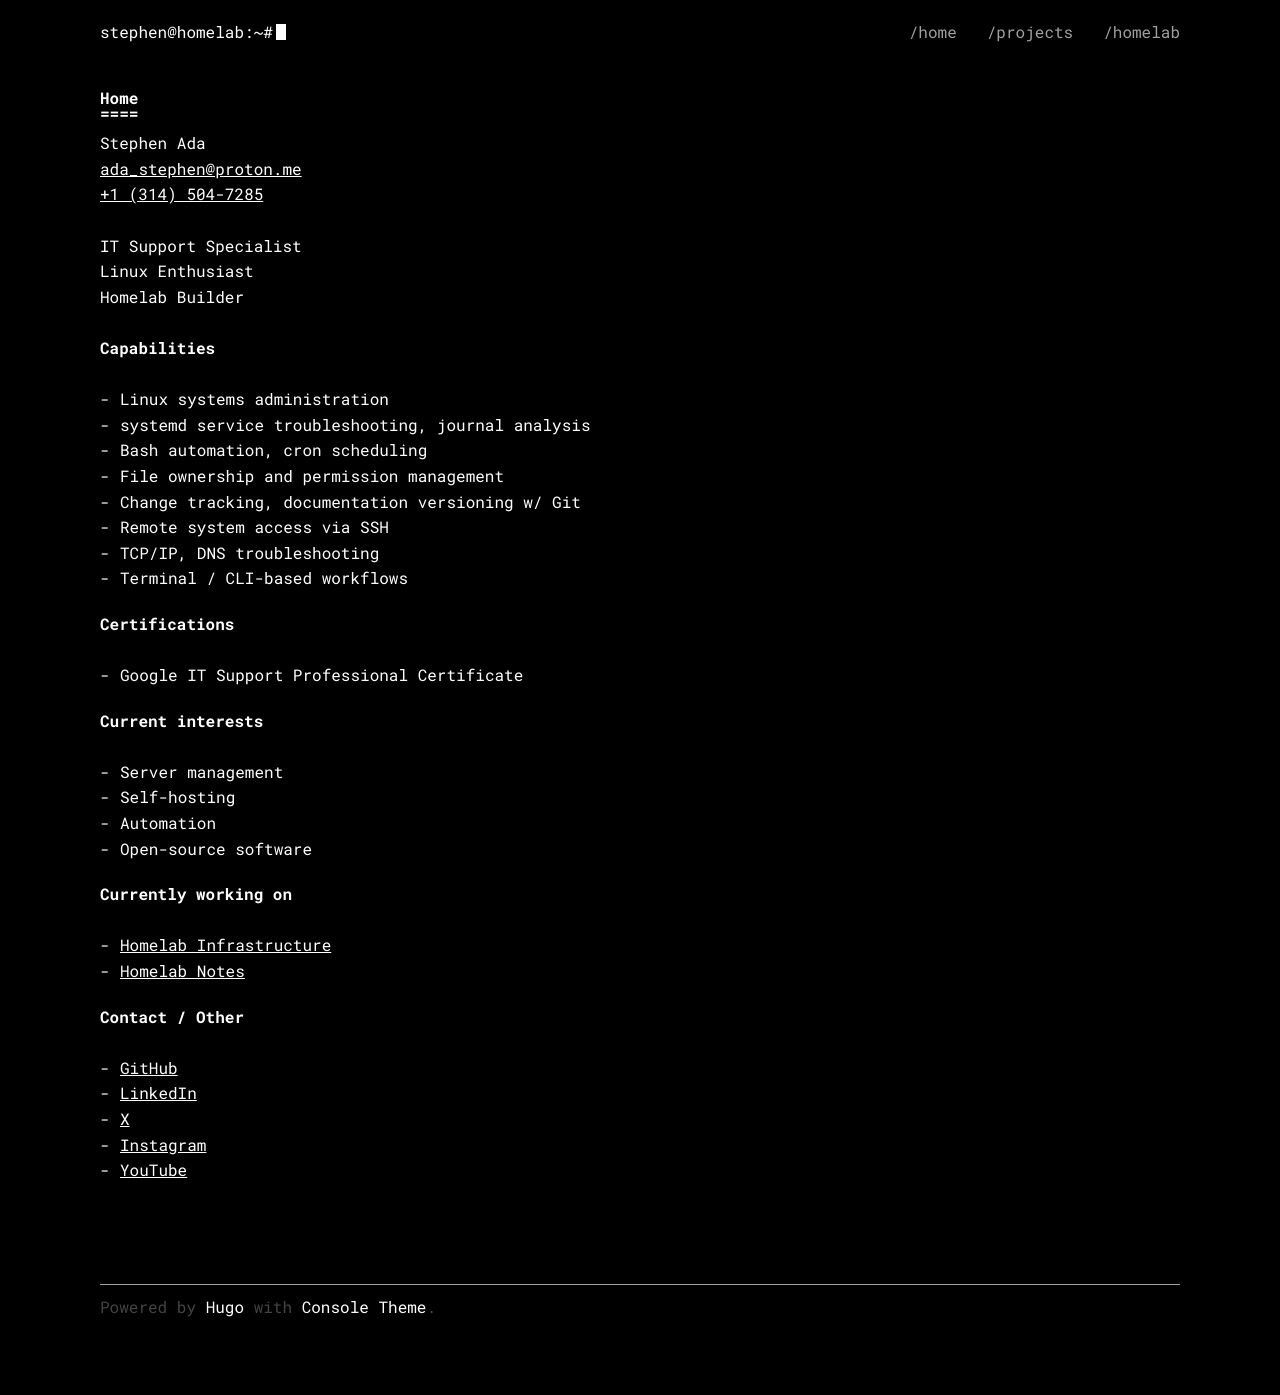
<file: index.html>
<!doctype html><html lang=en-us><head><meta name=generator content="Hugo 0.166.0"><meta charset=utf-8><meta http-equiv=X-UA-Compatible content="IE=edge"><title>stephen@homelab/</title><meta name=description content="Working with Linux systems 24/7"><meta name=viewport content="width=device-width,initial-scale=1"><meta name=robots content="all,follow"><meta name=googlebot content="index,follow,snippet,archive"><link rel=stylesheet href=https://stephenjamesada.github.io/hugo-theme-console/css/terminal-0.7.4.min.css><link rel=stylesheet href=https://stephenjamesada.github.io/hugo-theme-console/css/animate-4.1.1.min.css><link rel=stylesheet href=https://stephenjamesada.github.io/hugo-theme-console/css/console.css><link rel=stylesheet href=/css/custom.css><!--[if lt IE 9]><script src=https://oss.maxcdn.com/html5shiv/3.7.2/html5shiv.min.js></script><script src=https://oss.maxcdn.com/respond/1.4.2/respond.min.js></script><![endif]--><link href=https://stephenjamesada.github.io/index.xml rel=alternate type=application/rss+xml title=stephen@homelab><meta property="og:title" content="stephen@homelab"><meta property="og:description" content><meta property="og:type" content="website"><meta property="og:url" content="https://stephenjamesada.github.io/"><meta name=twitter:title content="stephen@homelab"><meta name=twitter:description content="Working with Linux systems 24/7"></head><body class=terminal><div class=container><div class=terminal-nav><header class=terminal-logo><div class="logo terminal-prompt"><a href=https://stephenjamesada.github.io/ class=no-style>stephen@homelab</a>:~#</div></header><nav class=terminal-menu><ul vocab="https://schema.org/" typeof="BreadcrumbList"><li property="itemListElement" typeof="ListItem"><a property="item" typeof="WebPage" href=https://stephenjamesada.github.io/><span property="name">/home</span></a>
<meta property="position" content="1"></li><li property="itemListElement" typeof="ListItem"><a property="item" typeof="WebPage" href=https://stephenjamesada.github.io/projects/><span property="name">/projects</span></a>
<meta property="position" content="2"></li><li property="itemListElement" typeof="ListItem"><a property="item" typeof="WebPage" href=https://stephenjamesada.github.io/homelab/><span property="name">/homelab</span></a>
<meta property="position" content="3"></li></ul></nav></div></div><div class="container animate-fade-up"><h1>Home</h1><p>Stephen Ada<br><u><a href=mailto:ada_stephen@proton.me referrerpolicy=no-referrer>ada_stephen@proton.me</a></u><br><u><a href=tel:+13145047285 referrerpolicy=no-referrer>+1 (314) 504-7285</a></u><br><br>IT Support Specialist<br>Linux Enthusiast<br>Homelab Builder<br></p><h2>Capabilities</h2><ul><li>Linux systems administration</li><li>systemd service troubleshooting, journal analysis</li><li>Bash automation, cron scheduling</li><li>File ownership and permission management</li><li>Change tracking, documentation versioning w/ Git</li><li>Remote system access via SSH</li><li>TCP/IP, DNS troubleshooting</li><li>Terminal / CLI-based workflows</li></ul><h2>Certifications</h2><ul><li><a href=https://coursera.org/share/cdc801e27427396a829c64ade9dbba05>Google IT Support Professional Certificate</a></li></ul><h2>Current interests</h2><ul><li>Server management</li><li>Self-hosting</li><li>Automation</li><li>Open-source software</li></ul><h2>Currently working on</h2><ul><li><u><a href=https://github.com/stephenjamesada/homelab-infrastructure>Homelab Infrastructure</a></u></li><li><u><a href=https://github.com/stephenjamesada/homelab-notes>Homelab Notes</a></u></li></ul><h2>Contact / Other</h2><ul><li><u><a href=https://github.com/stephenjamesada>GitHub</a></u></li><li><u><a href=https://www.linkedin.com/in/stephen-ada-345a06370/>LinkedIn</a></u></li><li><u><a href=https://x.com/stephenjamesada>X</a></u></li><li><u><a href=https://instagram.com/stephen_j_ada>Instagram</a></u></li><li><u><a href=https://www.youtube.com/@stephenjamesada>YouTube</a></u></li></ul><div class=footer>Powered by <a href=https://gohugo.io/>Hugo</a> with
<a href=https://github.com/mrmierzejewski/hugo-theme-console/>Console Theme</a>.</div></div></body></html>
</file>
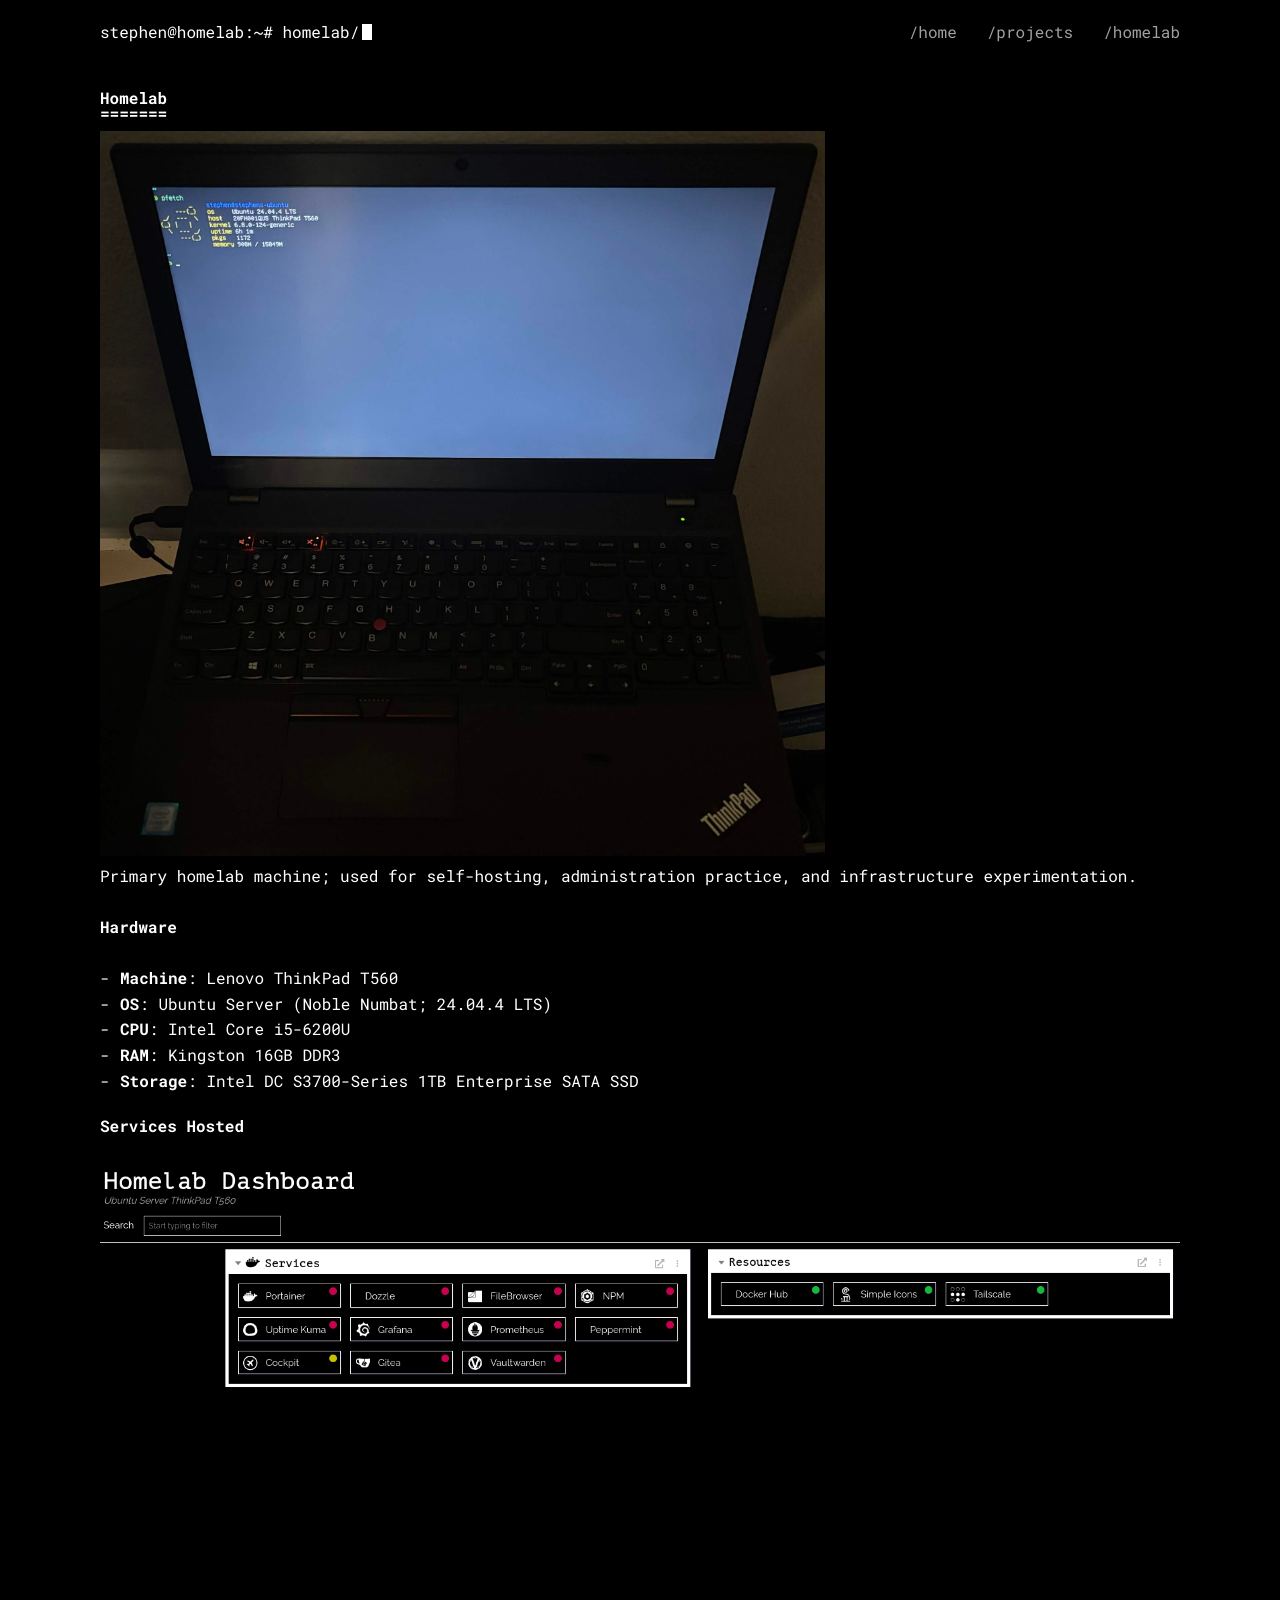
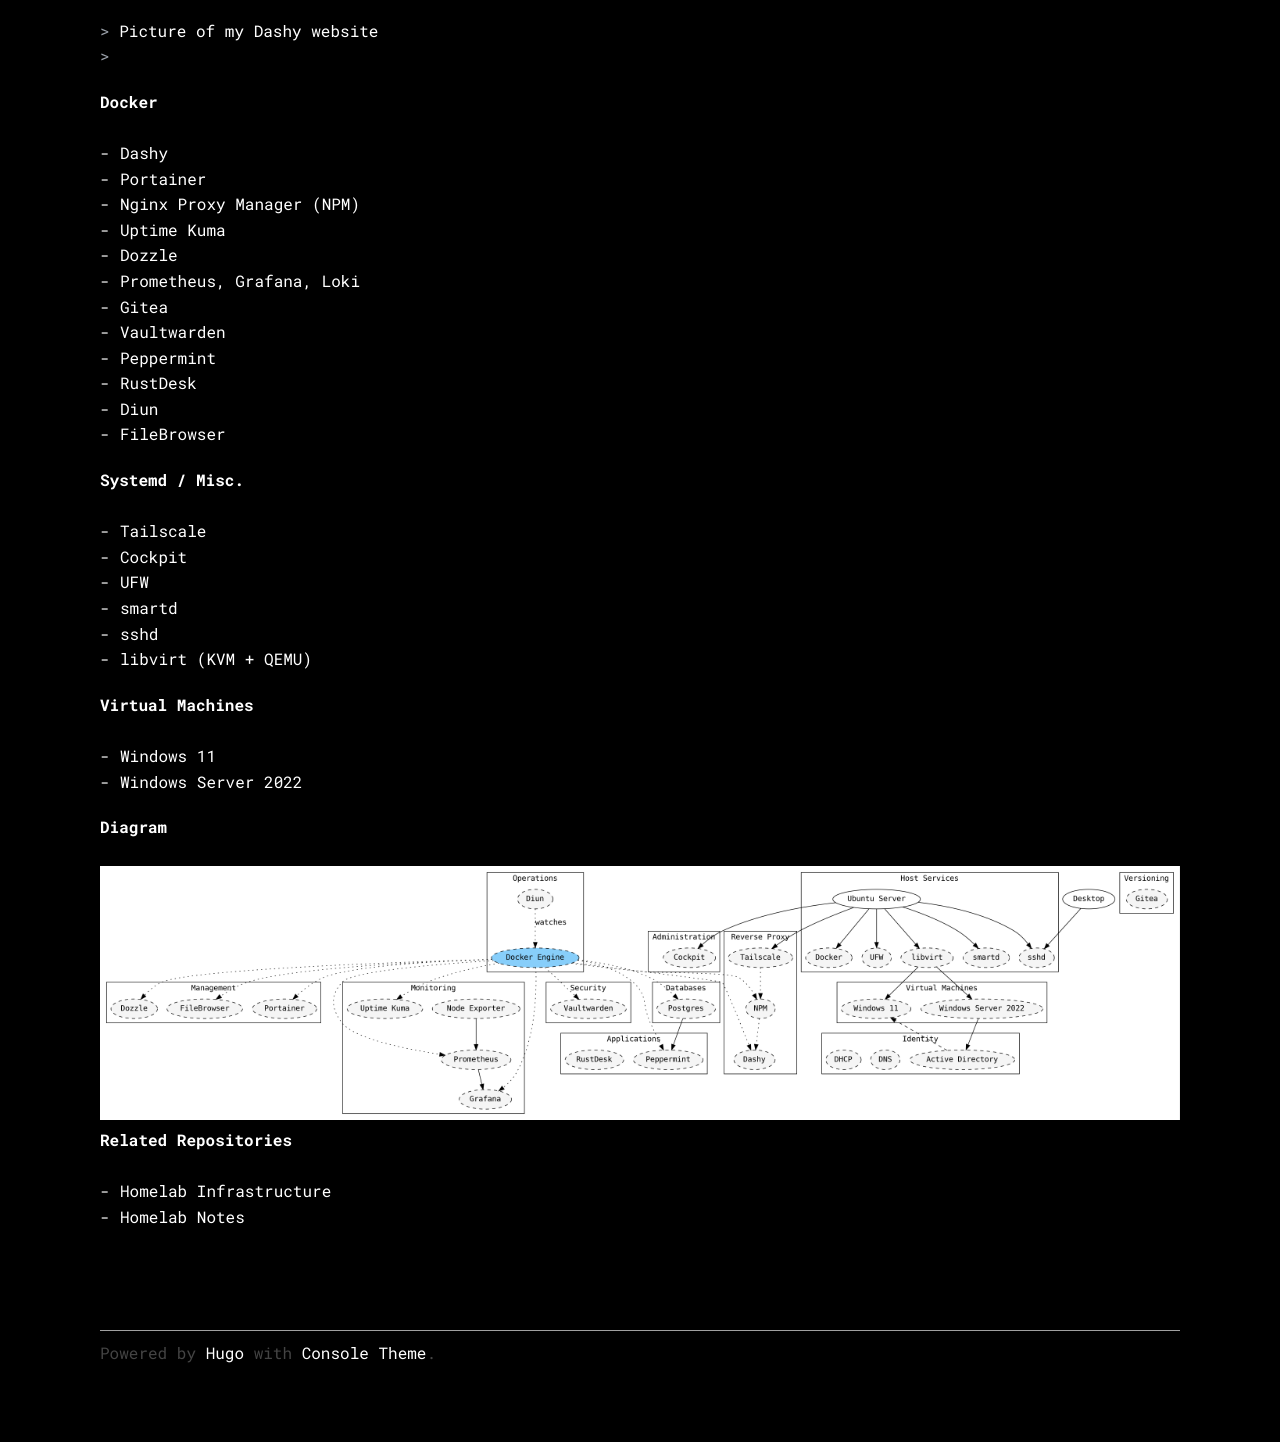
<file: homelab/index.html>
<!doctype html><html lang=en-us><head><meta charset=utf-8><meta http-equiv=X-UA-Compatible content="IE=edge"><title>stephen@homelab/homelab/</title><meta name=description content="Working with Linux systems 24/7"><meta name=viewport content="width=device-width,initial-scale=1"><meta name=robots content="all,follow"><meta name=googlebot content="index,follow,snippet,archive"><link rel=stylesheet href=https://stephenjamesada.github.io/hugo-theme-console/css/terminal-0.7.4.min.css><link rel=stylesheet href=https://stephenjamesada.github.io/hugo-theme-console/css/animate-4.1.1.min.css><link rel=stylesheet href=https://stephenjamesada.github.io/hugo-theme-console/css/console.css><link rel=stylesheet href=/css/custom.css><!--[if lt IE 9]><script src=https://oss.maxcdn.com/html5shiv/3.7.2/html5shiv.min.js></script><script src=https://oss.maxcdn.com/respond/1.4.2/respond.min.js></script><![endif]--><meta property="og:title" content="Homelab"><meta property="og:description" content="Working with Linux systems 24/7"><meta property="og:type" content="article"><meta property="og:url" content="https://stephenjamesada.github.io/homelab/"><meta property="article:published_time" content="2026-06-10T08:47:12-05:00"><meta name=twitter:title content="Homelab"><meta name=twitter:description content="
Primary homelab machine; used for self-hosting, administration practice, and infrastructure experimentation.
Hardware 
Machine: Lenovo ThinkPad T560
OS: Ubuntu Server (Noble Numbat; 24.04.4 LTS)
CPU: Intel Core i5-6200U
RAM: Kingston 16GB DDR3
Storage: Intel DC S3700-Series 1TB Enterprise SATA SSD

Services Hosted 

Picture of my Dashy website

Docker 
Dashy
Portainer
Nginx Proxy Manager (NPM)
Uptime Kuma
Dozzle
Prometheus, Grafana, Loki
Gitea
Vaultwarden
Peppermint
RustDesk
Diun
FileBrowser

Systemd / Misc. 
Tailscale
Cockpit
UFW
smartd
sshd
libvirt (KVM + QEMU)

Virtual Machines 
Windows 11
Windows Server 2022

Diagram 
Related Repositories 
Homelab Infrastructure 
Homelab Notes 
"></head><body class=terminal><div class=container><div class=terminal-nav><header class=terminal-logo><div class="logo terminal-prompt"><a href=https://stephenjamesada.github.io/ class=no-style>stephen@homelab</a>:~#
<a href=https://stephenjamesada.github.io/homelab>homelab</a>/</div></header><nav class=terminal-menu><ul vocab="https://schema.org/" typeof="BreadcrumbList"><li property="itemListElement" typeof="ListItem"><a property="item" typeof="WebPage" href=https://stephenjamesada.github.io/><span property="name">/home</span></a>
<meta property="position" content="1"></li><li property="itemListElement" typeof="ListItem"><a property="item" typeof="WebPage" href=https://stephenjamesada.github.io/projects/><span property="name">/projects</span></a>
<meta property="position" content="2"></li><li property="itemListElement" typeof="ListItem"><a property="item" typeof="WebPage" href=https://stephenjamesada.github.io/homelab/><span property="name">/homelab</span></a>
<meta property="position" content="3"></li></ul></nav></div></div><div class="container animate-fade-up"><h1>Homelab</h1><img src=/images/thinkpad-3.jpg alt="ThinkPad Open" height=725 style=width:725px><p>Primary homelab machine; used for self-hosting, administration practice, and infrastructure experimentation.</p><h2 id=hardware>Hardware</h2><ul><li><strong>Machine</strong>: Lenovo ThinkPad T560</li><li><strong>OS</strong>: Ubuntu Server (Noble Numbat; 24.04.4 LTS)</li><li><strong>CPU</strong>: Intel Core i5-6200U</li><li><strong>RAM</strong>: Kingston 16GB DDR3</li><li><strong>Storage</strong>: Intel DC S3700-Series 1TB Enterprise SATA SSD</li></ul><h2 id=services-hosted>Services Hosted</h2><img src=/images/swappy-20260711-230632.png alt="Dashy Showcase"><blockquote><p>Picture of my Dashy website</p></blockquote><h3 id=docker>Docker</h3><ul><li>Dashy</li><li>Portainer</li><li>Nginx Proxy Manager (NPM)</li><li>Uptime Kuma</li><li>Dozzle</li><li>Prometheus, Grafana, Loki</li><li>Gitea</li><li>Vaultwarden</li><li>Peppermint</li><li>RustDesk</li><li>Diun</li><li>FileBrowser</li></ul><h3 id=systemd--misc>Systemd / Misc.</h3><ul><li>Tailscale</li><li>Cockpit</li><li>UFW</li><li>smartd</li><li>sshd</li><li>libvirt (KVM + QEMU)</li></ul><h3 id=virtual-machines>Virtual Machines</h3><ul><li>Windows 11</li><li>Windows Server 2022</li></ul><h2 id=diagram>Diagram</h2><img src=/images/homelab.png alt="Homelab Topology Diagram"><h2 id=related-repositories>Related Repositories</h2><ul><li><a href=https://github.com/stephenjamesada/homelab-infrastructure target=_blank rel=noopener>Homelab Infrastructure</a></li><li><a href=https://github.com/stephenjamesada/homelab-notes target=_blank rel=noopener>Homelab Notes</a></li></ul><div class=footer>Powered by <a href=https://gohugo.io/>Hugo</a> with
<a href=https://github.com/mrmierzejewski/hugo-theme-console/>Console Theme</a>.</div></div></body></html>
</file>
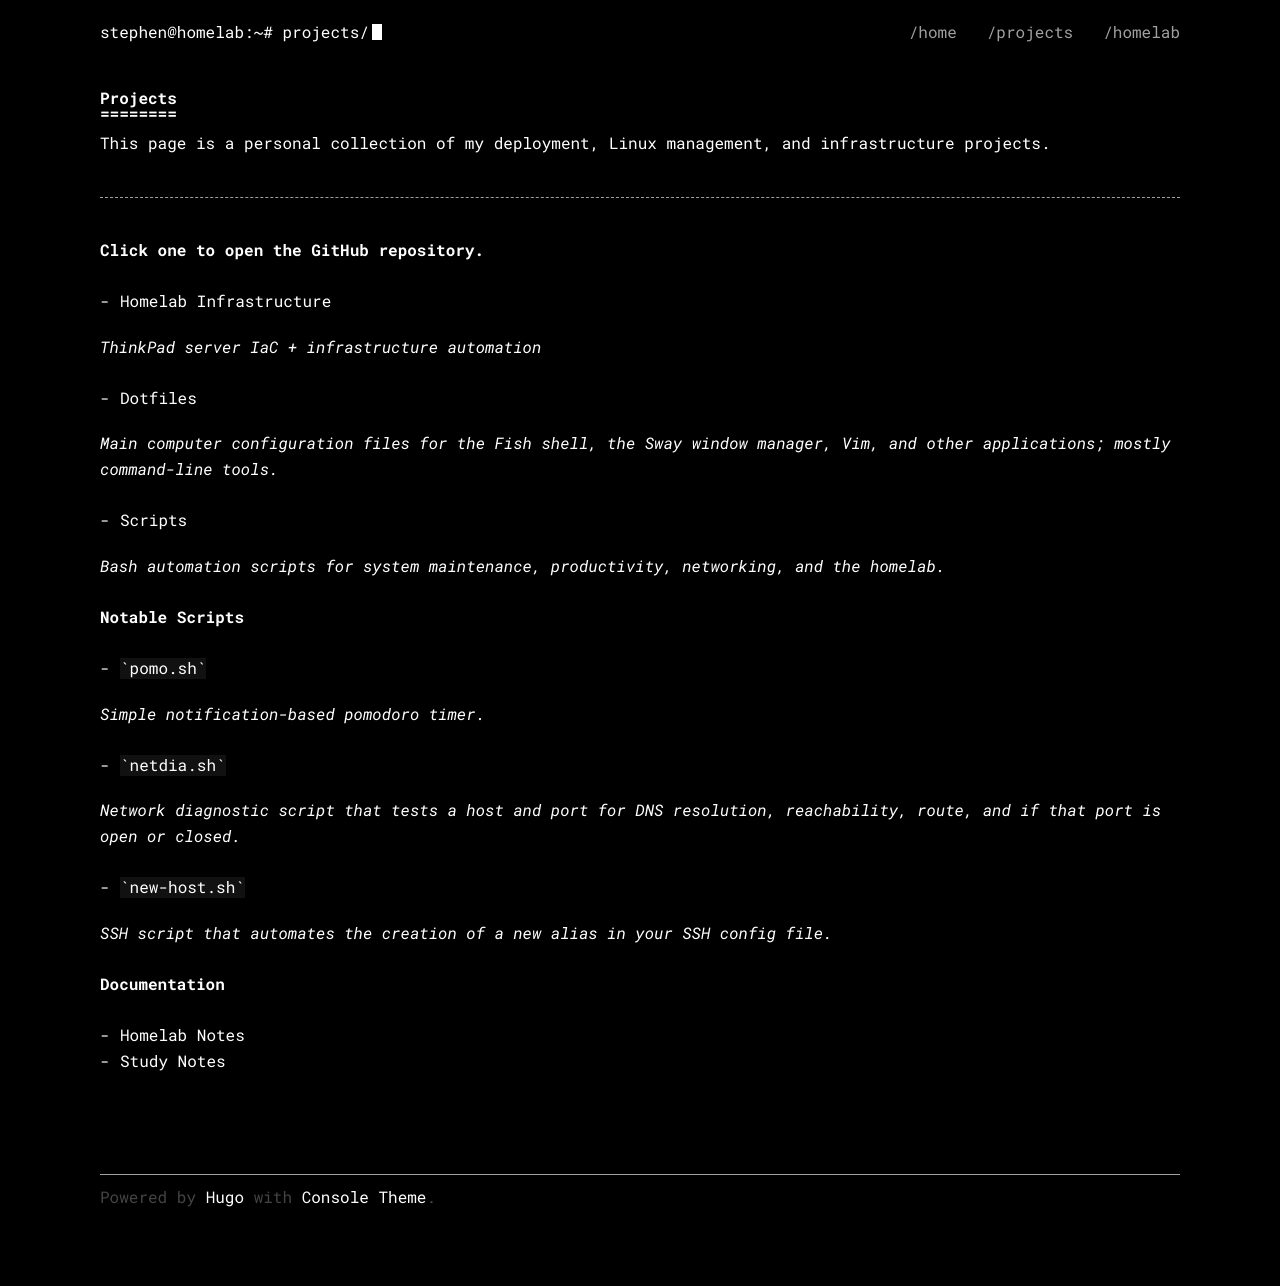
<file: projects/index.html>
<!doctype html><html lang=en-us><head><meta charset=utf-8><meta http-equiv=X-UA-Compatible content="IE=edge"><title>stephen@homelab/projects/</title><meta name=description content="Working with Linux systems 24/7"><meta name=viewport content="width=device-width,initial-scale=1"><meta name=robots content="all,follow"><meta name=googlebot content="index,follow,snippet,archive"><link rel=stylesheet href=https://stephenjamesada.github.io/hugo-theme-console/css/terminal-0.7.4.min.css><link rel=stylesheet href=https://stephenjamesada.github.io/hugo-theme-console/css/animate-4.1.1.min.css><link rel=stylesheet href=https://stephenjamesada.github.io/hugo-theme-console/css/console.css><link rel=stylesheet href=/css/custom.css><!--[if lt IE 9]><script src=https://oss.maxcdn.com/html5shiv/3.7.2/html5shiv.min.js></script><script src=https://oss.maxcdn.com/respond/1.4.2/respond.min.js></script><![endif]--><meta property="og:title" content="Projects"><meta property="og:description" content="Working with Linux systems 24/7"><meta property="og:type" content="article"><meta property="og:url" content="https://stephenjamesada.github.io/projects/"><meta property="article:published_time" content="2026-06-10T08:46:58-05:00"><meta name=twitter:title content="Projects"><meta name=twitter:description content="This page is a personal collection of my deployment, Linux management, and infrastructure projects.

Click one to open the GitHub repository.

Homelab Infrastructure 

ThinkPad server IaC + infrastructure automation

Dotfiles 

Main computer configuration files for the Fish shell, the Sway window manager, Vim, and other applications; mostly command-line tools.

Scripts 

Bash automation scripts for system maintenance, productivity, networking, and the homelab.
Notable Scripts 
pomo.sh 

Simple notification-based pomodoro timer.

netdia.sh 

Network diagnostic script that tests a host and port for DNS resolution, reachability, route, and if that port is open or closed."></head><body class=terminal><div class=container><div class=terminal-nav><header class=terminal-logo><div class="logo terminal-prompt"><a href=https://stephenjamesada.github.io/ class=no-style>stephen@homelab</a>:~#
<a href=https://stephenjamesada.github.io/projects>projects</a>/</div></header><nav class=terminal-menu><ul vocab="https://schema.org/" typeof="BreadcrumbList"><li property="itemListElement" typeof="ListItem"><a property="item" typeof="WebPage" href=https://stephenjamesada.github.io/><span property="name">/home</span></a>
<meta property="position" content="1"></li><li property="itemListElement" typeof="ListItem"><a property="item" typeof="WebPage" href=https://stephenjamesada.github.io/projects/><span property="name">/projects</span></a>
<meta property="position" content="2"></li><li property="itemListElement" typeof="ListItem"><a property="item" typeof="WebPage" href=https://stephenjamesada.github.io/homelab/><span property="name">/homelab</span></a>
<meta property="position" content="3"></li></ul></nav></div></div><div class="container animate-fade-up"><h1>Projects</h1><p>This page is a personal collection of my deployment, Linux management, and infrastructure projects.</p><hr><p><strong>Click one to open the GitHub repository.</strong></p><ul><li><a href=https://github.com/stephenjamesada/homelab-infrastructure target=_blank rel=noopener>Homelab Infrastructure</a></li></ul><p><em>ThinkPad server IaC + infrastructure automation</em></p><ul><li><a href=https://github.com/stephenjamesada/dotfiles target=_blank rel=noopener>Dotfiles</a></li></ul><p><em>Main computer configuration files for the Fish shell, the Sway window manager, Vim, and other applications; mostly command-line tools.</em></p><ul><li><a href=https://github.com/stephenjamesada/scripts target=_blank rel=noopener>Scripts</a></li></ul><p><em>Bash automation scripts for system maintenance, productivity, networking, and the homelab.</em></p><h3 id=notable-scripts>Notable Scripts</h3><ul><li><a href=https://github.com/stephenjamesada/scripts/blob/main/productivity/pomo.sh target=_blank rel=noopener><code>pomo.sh</code></a></li></ul><p><em>Simple notification-based pomodoro timer.</em></p><ul><li><a href=https://github.com/stephenjamesada/scripts/blob/main/networking/netdia.sh target=_blank rel=noopener><code>netdia.sh</code></a></li></ul><p><em>Network diagnostic script that tests a host and port for DNS resolution, reachability, route, and if that port is open or closed.</em></p><ul><li><a href=https://github.com/stephenjamesada/scripts/blob/main/system/ssh/new-host.sh target=_blank rel=noopener><code>new-host.sh</code></a></li></ul><p><em>SSH script that automates the creation of a new alias in your SSH config file.</em></p><h2 id=documentation>Documentation</h2><ul><li><a href=https://github.com/stephenjamesada/homelab-notes target=_blank rel=noopener>Homelab Notes</a></li><li><a href=https://github.com/stephenjamesada/study-notes target=_blank rel=noopener>Study Notes</a></li></ul><div class=footer>Powered by <a href=https://gohugo.io/>Hugo</a> with
<a href=https://github.com/mrmierzejewski/hugo-theme-console/>Console Theme</a>.</div></div></body></html>
</file>
